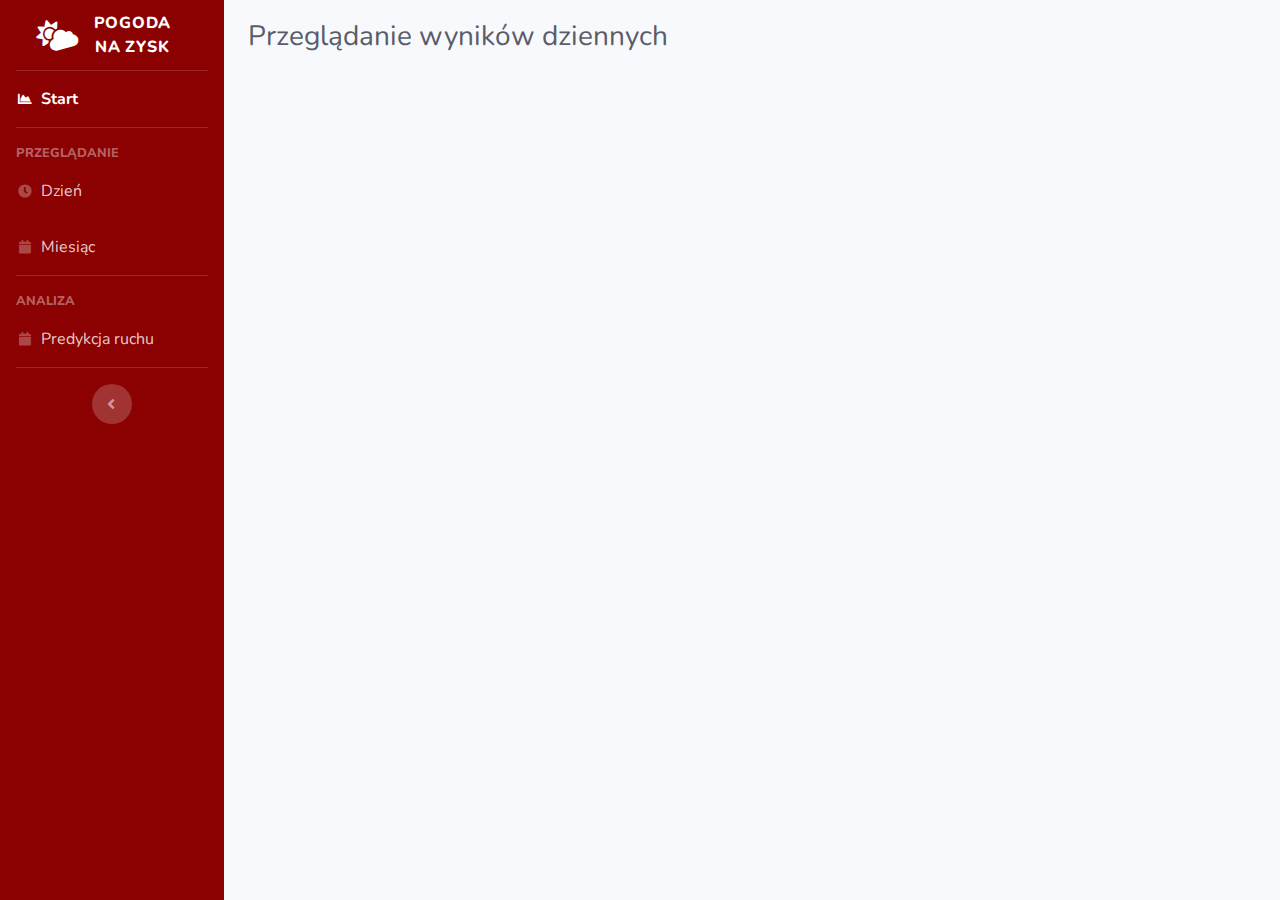
<file: frontend/index.html>
<!DOCTYPE html>
<html lang="en">

<head>

  <meta charset="utf-8">
  <meta http-equiv="X-UA-Compatible" content="IE=edge">
  <meta name="viewport" content="width=device-width, initial-scale=1, shrink-to-fit=no">
  <meta name="description" content="">
  <meta name="author" content="">

  <title>Pogoda na zysk</title>

  <!-- Custom fonts for this template-->
  <link href="vendor/fontawesome-free/css/all.min.css" rel="stylesheet" type="text/css">
  <link href="https://fonts.googleapis.com/css?family=Nunito:200,200i,300,300i,400,400i,600,600i,700,700i,800,800i,900,900i" rel="stylesheet">

  <!-- Custom styles for this template-->
  <link href="css/sb-admin-2.min.css" rel="stylesheet">
  <link href="css/pekao-red.css" rel="stylesheet">
</head>

<body id="page-top">

  <!-- Page Wrapper -->
  <div id="wrapper">

    <!-- Sidebar -->
    <ul class="navbar-nav sidebar sidebar-dark accordion bg-primary" id="accordionSidebar">

      <!-- Sidebar - Brand -->
      <a class="sidebar-brand d-flex align-items-center justify-content-center" href="index.html">
        <div class="sidebar-brand-icon rotate-n-15">
          <i class="fas fa-cloud-sun"></i>
        </div>
        <div class="sidebar-brand-text mx-3">Pogoda<br>na zysk</div>
      </a>

      <!-- Divider -->
      <hr class="sidebar-divider my-0">

      <!-- Nav Item - Dashboard -->
      <li class="nav-item active">
        <a class="nav-link" href="index.html">
          <i class="fas fa-fw fa-chart-area"></i>
          <span>Start</span></a>
      </li>

      <!-- Divider -->
      <hr class="sidebar-divider">

      <!-- Heading -->
      <div class="sidebar-heading">
        Przeglądanie
      </div>

      <!-- Nav Item - Pages Collapse Menu -->
      <li class="nav-item">
        <a class="nav-link" href="day.html">
          <i class="fas fa-fw fa-clock"></i>
          <span>Dzień</span></a>
      </li>

      <!-- Nav Item - Utilities Collapse Menu -->
      <li class="nav-item">
        <a class="nav-link" href="month.html">
          <i class="fas fa-fw fa-calendar"></i>
          <span>Miesiąc</span></a>
      </li>

      <!-- Divider -->
      <hr class="sidebar-divider">

      <!-- Heading -->
      <div class="sidebar-heading">
        Analiza
      </div>

      <!-- Nav Item - Pages Collapse Menu -->
      <li class="nav-item">
        <a class="nav-link" href="predict.html">
          <i class="fas fa-fw fa-calendar"></i>
          <span>Predykcja ruchu</span></a>
      </li>

      <!-- Divider -->
      <hr class="sidebar-divider d-none d-md-block">

      <!-- Sidebar Toggler (Sidebar) -->
      <div class="text-center d-none d-md-inline">
        <button class="rounded-circle border-0" id="sidebarToggle"></button>
      </div>

    </ul>
    <!-- End of Sidebar -->

    <!-- Content Wrapper -->
    <div id="content-wrapper" class="d-flex flex-column">

      <!-- Main Content -->
      <div id="content">

        <!-- Topbar -->
        <nav class="navbar ">
        </nav>
        <!-- End of Topbar -->

        <!-- Begin Page Content -->
        <div class="container-fluid mt-1 ">

          <!-- Page Heading -->
          <div class="d-sm-flex align-items-center justify-content-between mb-4">
              <h1 class="h3 mb-0 text-gray-800">Przeglądanie wyników dziennych</h1>
          </div>

          <!-- Content Row -->
          <div class="row">

            <!-- Earnings (Monthly) Card Example -->
              <div id="carouselExampleSlidesOnly" class="carousel slide" data-ride="carousel">
                  <div class="carousel-inner">
                    <div class="carousel-item">
                      <img src="background.jpg" alt="...">
                      <div class="carousel-caption d-none d-md-block">
                        <h5>Pogoda... na zysk!</h5>
                        <p>Twój pomocnik w biznesie</p>
                      </div>
                    </div>
                    <div class="carousel-item">
                        <img src="background.jpg" alt="...">
                        <div class="carousel-caption d-none d-md-block">
                          <h5>Pogoda... na zysk!</h5>
                          <p>Twój pomocnik w biznesie</p>
                        </div>
                      </div>
                  </div>
              </div>


        </div>
        <!-- /.container-fluid -->

      </div>
      <!-- End of Main Content -->


    </div>
    <!-- End of Content Wrapper -->

  </div>
  <!-- End of Page Wrapper -->

  <!-- Scroll to Top Button-->
  <a class="scroll-to-top rounded" href="#page-top">
    <i class="fas fa-angle-up"></i>
  </a>

  <!-- Logout Modal-->
  <div class="modal fade" id="logoutModal" tabindex="-1" role="dialog" aria-labelledby="exampleModalLabel" aria-hidden="true">
    <div class="modal-dialog" role="document">
      <div class="modal-content">
        <div class="modal-header">
          <h5 class="modal-title" id="exampleModalLabel">Ready to Leave?</h5>
          <button class="close" type="button" data-dismiss="modal" aria-label="Close">
            <span aria-hidden="true">×</span>
          </button>
        </div>
        <div class="modal-body">Select "Logout" below if you are ready to end your current session.</div>
        <div class="modal-footer">
          <button class="btn btn-secondary" type="button" data-dismiss="modal">Cancel</button>
          <a class="btn btn-primary" href="login.html">Logout</a>
        </div>
      </div>
    </div>
  </div>

  <!-- Bootstrap core JavaScript-->
  <script src="vendor/jquery/jquery.min.js"></script>
  <script src="vendor/bootstrap/js/bootstrap.bundle.min.js"></script>

  <!-- Core plugin JavaScript-->
  <script src="vendor/jquery-easing/jquery.easing.min.js"></script>

  <!-- Custom scripts for all pages-->
  <script src="js/sb-admin-2.min.js"></script>

  <!-- Page level plugins -->
  <script src="vendor/chart.js/Chart.min.js"></script>


  
  <!-- Page level custom scripts -->
  <script src="js/demo/chart-functions.js"></script>
  <script src="js/demo/chart-average.js"></script>
  <script src="js/demo/chart-pie-demo.js"></script>

</body>

</html>
</file>
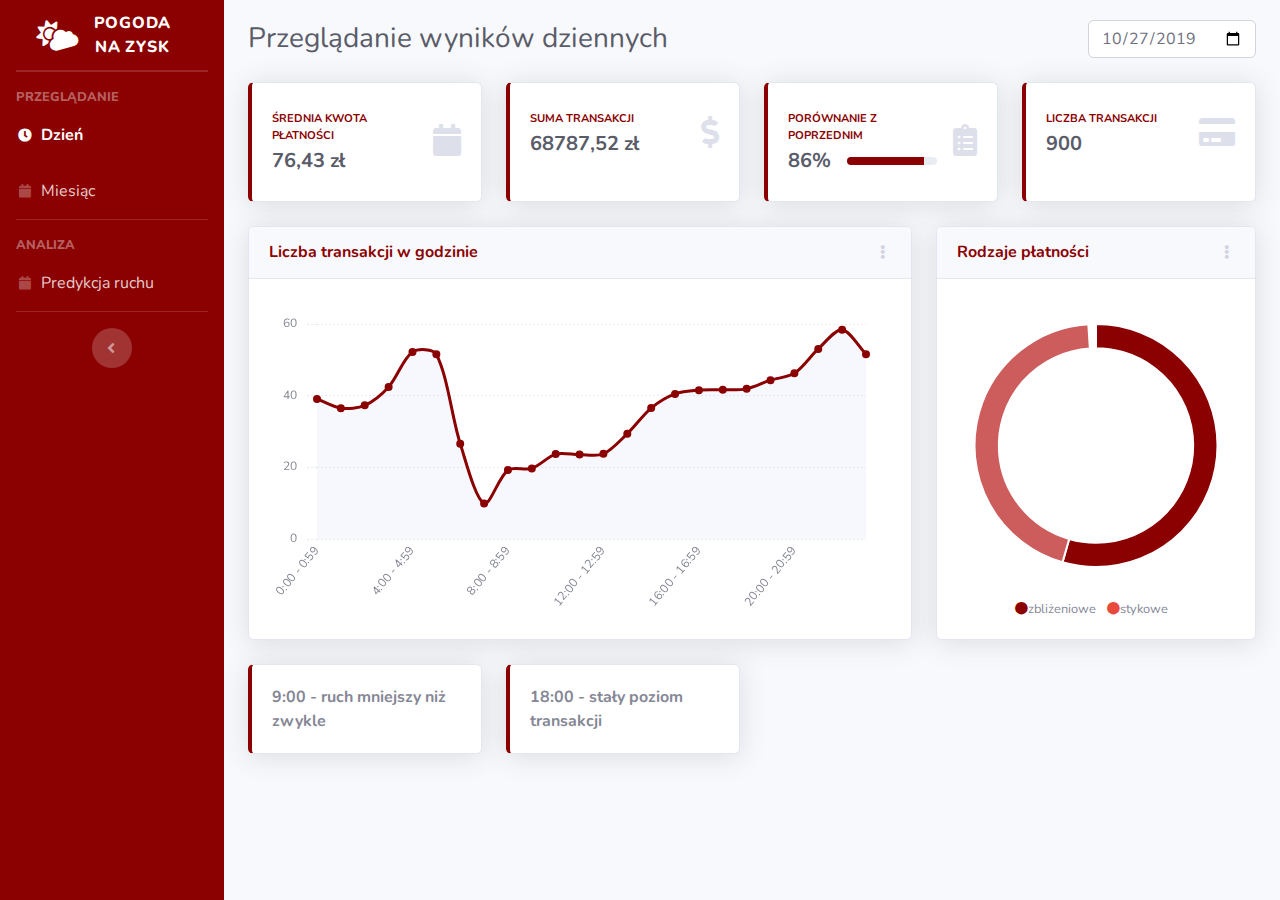
<file: frontend/day.html>
<!DOCTYPE html>
<html lang="en">

<head>

  <meta charset="utf-8">
  <meta http-equiv="X-UA-Compatible" content="IE=edge">
  <meta name="viewport" content="width=device-width, initial-scale=1, shrink-to-fit=no">
  <meta name="description" content="">
  <meta name="author" content="">

  <title>Pogoda na zysk</title>

  <!-- Custom fonts for this template-->
  <link href="vendor/fontawesome-free/css/all.min.css" rel="stylesheet" type="text/css">
  <link href="https://fonts.googleapis.com/css?family=Nunito:200,200i,300,300i,400,400i,600,600i,700,700i,800,800i,900,900i" rel="stylesheet">

  <!-- Custom styles for this template-->
  <link href="css/sb-admin-2.min.css" rel="stylesheet">
  <link href="css/pekao-red.css" rel="stylesheet">
</head>

<body id="page-top">

  <!-- Page Wrapper -->
  <div id="wrapper">

    <!-- Sidebar -->
    <ul class="navbar-nav sidebar sidebar-dark accordion bg-primary" id="accordionSidebar">

      <!-- Sidebar - Brand -->
      <a class="sidebar-brand d-flex align-items-center justify-content-center" href="index.html">
        <div class="sidebar-brand-icon rotate-n-15">
          <i class="fas fa-cloud-sun"></i>
        </div>
        <div class="sidebar-brand-text mx-3">Pogoda<br>na zysk</div>
      </a>

      <!-- Divider -->
      <hr class="sidebar-divider my-0">

      <!-- Nav Item - Dashboard -->
      <!--<li class="nav-item">
        <a class="nav-link" href="index.html">
          <i class="fas fa-fw fa-chart-area"></i>
          <span>Start</span></a>
      </li> -->

      <!-- Divider -->
      <hr class="sidebar-divider">

      <!-- Heading -->
      <div class="sidebar-heading">
        Przeglądanie
      </div>

      <!-- Nav Item - Pages Collapse Menu -->
      <li class="nav-item active">
        <a class="nav-link" href="day.html">
          <i class="fas fa-fw fa-clock"></i>
          <span>Dzień</span></a>
      </li>

      <!-- Nav Item - Utilities Collapse Menu -->
      <li class="nav-item">
        <a class="nav-link" href="month.html">
          <i class="fas fa-fw fa-calendar"></i>
          <span>Miesiąc</span></a>
      </li>

      <!-- Divider -->
      <hr class="sidebar-divider">

      <!-- Heading -->
      <div class="sidebar-heading">
        Analiza
      </div>

      <!-- Nav Item - Pages Collapse Menu -->
      <li class="nav-item">
        <a class="nav-link" href="predict.html">
          <i class="fas fa-fw fa-calendar"></i>
          <span>Predykcja ruchu</span></a>
      </li>

      <!-- Divider -->
      <hr class="sidebar-divider d-none d-md-block">

      <!-- Sidebar Toggler (Sidebar) -->
      <div class="text-center d-none d-md-inline">
        <button class="rounded-circle border-0" id="sidebarToggle"></button>
      </div>

    </ul>
    <!-- End of Sidebar -->

    <!-- Content Wrapper -->
    <div id="content-wrapper" class="d-flex flex-column">

      <!-- Main Content -->
      <div id="content">

        <!-- Topbar -->
        <nav class="navbar ">
        </nav>
        <!-- End of Topbar -->

        <!-- Begin Page Content -->
        <div class="container-fluid mt-1 ">

          <!-- Page Heading -->
          <div class="d-sm-flex align-items-center justify-content-between mb-4">
            <h1 class="h3 mb-0 text-gray-800">Przeglądanie wyników dziennych</h1>
            <input class="col-xl-2 col-md-6 col-6 form-control" type="date" value="2019-10-27" id="example-date-input">
          </div>

          <!-- Content Row -->
          <div class="row">

            <!-- Earnings (Monthly) Card Example -->
            <div class="col-xl-3 col-md-6 mb-4">
              <div class="card border-left-primary shadow h-100 py-2">
                <div class="card-body">
                  <div class="row no-gutters align-items-center">
                      <div class="col mr-2">
                        <div class="text-xs font-weight-bold text-primary text-uppercase mb-1">Średnia kwota płatności</div>
                        <div class="h5 mb-0 font-weight-bold text-gray-800">76,43 zł</div>
                      </div>
                    <div class="col-auto">
                      <i class="fas fa-calendar fa-2x text-gray-300"></i>
                    </div>
                  </div>
                </div>
              </div>
            </div>

            <!-- Earnings (Monthly) Card Example -->
            <div class="col-xl-3 col-md-6 mb-4">
              <div class="card border-left-primary shadow h-100 py-2">
                <div class="card-body">
                  <div class="row no-gutters align-items-center">
                    <div class="col mr-2">
                      <div class="text-xs font-weight-bold text-primary text-uppercase mb-1">Suma transakcji</div>
                      <div class="h5 mb-0 font-weight-bold text-gray-800">68787,52 zł</div>
                    </div>
                    <div class="col-auto">
                      <i class="fas fa-dollar-sign fa-2x text-gray-300"></i>
                    </div>
                  </div>
                </div>
              </div>
            </div>

            <!-- Earnings (Monthly) Card Example -->
            <div class="col-xl-3 col-md-6 mb-4">
              <div class="card border-left-primary shadow h-100 py-2">
                <div class="card-body">
                  <div class="row no-gutters align-items-center">
                    <div class="col mr-2">
                      <div class="text-xs font-weight-bold text-primary text-uppercase mb-1">Porównanie z poprzednim</div>
                      <div class="row no-gutters align-items-center">
                        <div class="col-auto">
                          <div class="h5 mb-0 mr-3 font-weight-bold text-gray-800">86%</div>
                        </div>
                        <div class="col">
                          <div class="progress progress-sm mr-2">
                              <div class="progress-bar bg-primary" role="progressbar" style="width: 86%" aria-valuenow="50" aria-valuemin="0" aria-valuemax="100"></div>
                            </div>
                        </div>
                      </div>
                    </div>
                    <div class="col-auto">
                      <i class="fas fa-clipboard-list fa-2x text-gray-300"></i>
                    </div>
                  </div>
                </div>
              </div>
            </div>

            <!-- Pending Requests Card Example -->
            <div class="col-xl-3 col-md-6 mb-4">
              <div class="card border-left-primary shadow h-100 py-2">
                <div class="card-body">
                  <div class="row no-gutters align-items-center">
                    <div class="col mr-2">
                      <div class="text-xs font-weight-bold text-primary text-uppercase mb-1">Liczba transakcji</div>
                      <div class="h5 mb-0 font-weight-bold text-gray-800">900</div>
                    </div>
                    <div class="col-auto">
                      <i class="fas fa-credit-card fa-2x text-gray-300"></i>
                    </div>
                  </div>
                </div>
              </div>
            </div>
          </div>

          <!-- Content Row -->

          <div class="row">

            <!-- Area Chart -->
            <div class="col-xl-8 col-lg-7">
              <div class="card shadow mb-4">
                <!-- Card Header - Dropdown -->
                <div class="card-header py-3 d-flex flex-row align-items-center justify-content-between">
                  <h6 class="m-0 font-weight-bold text-primary">Liczba transakcji w godzinie</h6>
                  <div class="dropdown no-arrow">
                    <a class="dropdown-toggle" href="#" role="button" id="dropdownMenuLink" data-toggle="dropdown" aria-haspopup="true" aria-expanded="false">
                      <i class="fas fa-ellipsis-v fa-sm fa-fw text-gray-400"></i>
                    </a>
                    <div class="dropdown-menu dropdown-menu-right shadow animated--fade-in" aria-labelledby="dropdownMenuLink">
                      <div class="dropdown-header">Dropdown Header:</div>
                      <a class="dropdown-item" href="#">Action</a>
                      <a class="dropdown-item" href="#">Another action</a>
                      <div class="dropdown-divider"></div>
                      <a class="dropdown-item" href="#">Something else here</a>
                    </div>
                  </div>
                </div>
                <!-- Card Body -->
                <div class="card-body">
                  <div class="chart-area">
                    <canvas id="myAreaChart"></canvas>
                  </div>
                </div>
              </div>
            </div>

            <!-- Pie Chart -->
            <div class="col-xl-4 col-lg-5">
              <div class="card shadow mb-4">
                <!-- Card Header - Dropdown -->
                <div class="card-header py-3 d-flex flex-row align-items-center justify-content-between">
                  <h6 class="m-0 font-weight-bold text-primary">Rodzaje płatności</h6>
                  <div class="dropdown no-arrow">
                    <a class="dropdown-toggle" href="#" role="button" id="dropdownMenuLink" data-toggle="dropdown" aria-haspopup="true" aria-expanded="false">
                      <i class="fas fa-ellipsis-v fa-sm fa-fw text-gray-400"></i>
                    </a>
                    <div class="dropdown-menu dropdown-menu-right shadow animated--fade-in" aria-labelledby="dropdownMenuLink">
                      <div class="dropdown-header">Dropdown Header:</div>
                      <a class="dropdown-item" href="#">Action</a>
                      <a class="dropdown-item" href="#">Another action</a>
                      <div class="dropdown-divider"></div>
                      <a class="dropdown-item" href="#">Something else here</a>
                    </div>
                  </div>
                </div>
                <!-- Card Body -->
                <div class="card-body">
                  <div class="chart-pie pt-4 pb-2">
                    <canvas id="myPieChart"></canvas>
                  </div>
                  <div class="mt-4 text-center small">
                    <span class="mr-2">
                      <i class="fas fa-circle text-primary"></i>zbliżeniowe
                    </span>
                    <span class="mr-2">
                      <i class="fas fa-circle text-danger"></i>stykowe
                    </span>
                  </div>
                </div>
              </div>
            </div>
          </div>

          <!-- Content Row -->
          <div class="row">

            <!-- Content Column -->
            <div class="col-lg-12 mb-12">

              <!-- Color System -->
              <div class="row">


                <div class="col-lg-3 mb-4">
                    <div class="border-left-primary card shadow">
                    <div class="card-body font-weight-bold">
                      9:00 - ruch mniejszy niż zwykle                    </div>
                  </div>
                </div>
         
                <div class="col-lg-3 mb-4">
                    <div class="border-left-primary card shadow">
                    <div class="card-body font-weight-bold">
                      18:00 - stały poziom transakcji
                    </div>
                  </div>
                </div>

              </div>
            </div>
          </div>

        </div>
        <!-- /.container-fluid -->

      </div>
      <!-- End of Main Content -->


    </div>
    <!-- End of Content Wrapper -->

  </div>
  <!-- End of Page Wrapper -->

  <!-- Scroll to Top Button-->
  <a class="scroll-to-top rounded" href="#page-top">
    <i class="fas fa-angle-up"></i>
  </a>

  <!-- Logout Modal-->
  <div class="modal fade" id="logoutModal" tabindex="-1" role="dialog" aria-labelledby="exampleModalLabel" aria-hidden="true">
    <div class="modal-dialog" role="document">
      <div class="modal-content">
        <div class="modal-header">
          <h5 class="modal-title" id="exampleModalLabel">Ready to Leave?</h5>
          <button class="close" type="button" data-dismiss="modal" aria-label="Close">
            <span aria-hidden="true">×</span>
          </button>
        </div>
        <div class="modal-body">Select "Logout" below if you are ready to end your current session.</div>
        <div class="modal-footer">
          <button class="btn btn-secondary" type="button" data-dismiss="modal">Cancel</button>
          <a class="btn btn-primary" href="login.html">Logout</a>
        </div>
      </div>
    </div>
  </div>

  <!-- Bootstrap core JavaScript-->
  <script src="vendor/jquery/jquery.min.js"></script>
  <script src="vendor/bootstrap/js/bootstrap.bundle.min.js"></script>

  <!-- Core plugin JavaScript-->
  <script src="vendor/jquery-easing/jquery.easing.min.js"></script>

  <!-- Custom scripts for all pages-->
  <script src="js/sb-admin-2.min.js"></script>

  <!-- Page level plugins -->
  <script src="vendor/chart.js/Chart.min.js"></script>


  
  <!-- Page level custom scripts -->
  <script src="js/demo/chart-functions.js"></script>
  <script src="js/demo/chart-average.js"></script>
  <script src="js/demo/chart-pie-demo.js"></script>

</body>

</html>
</file>
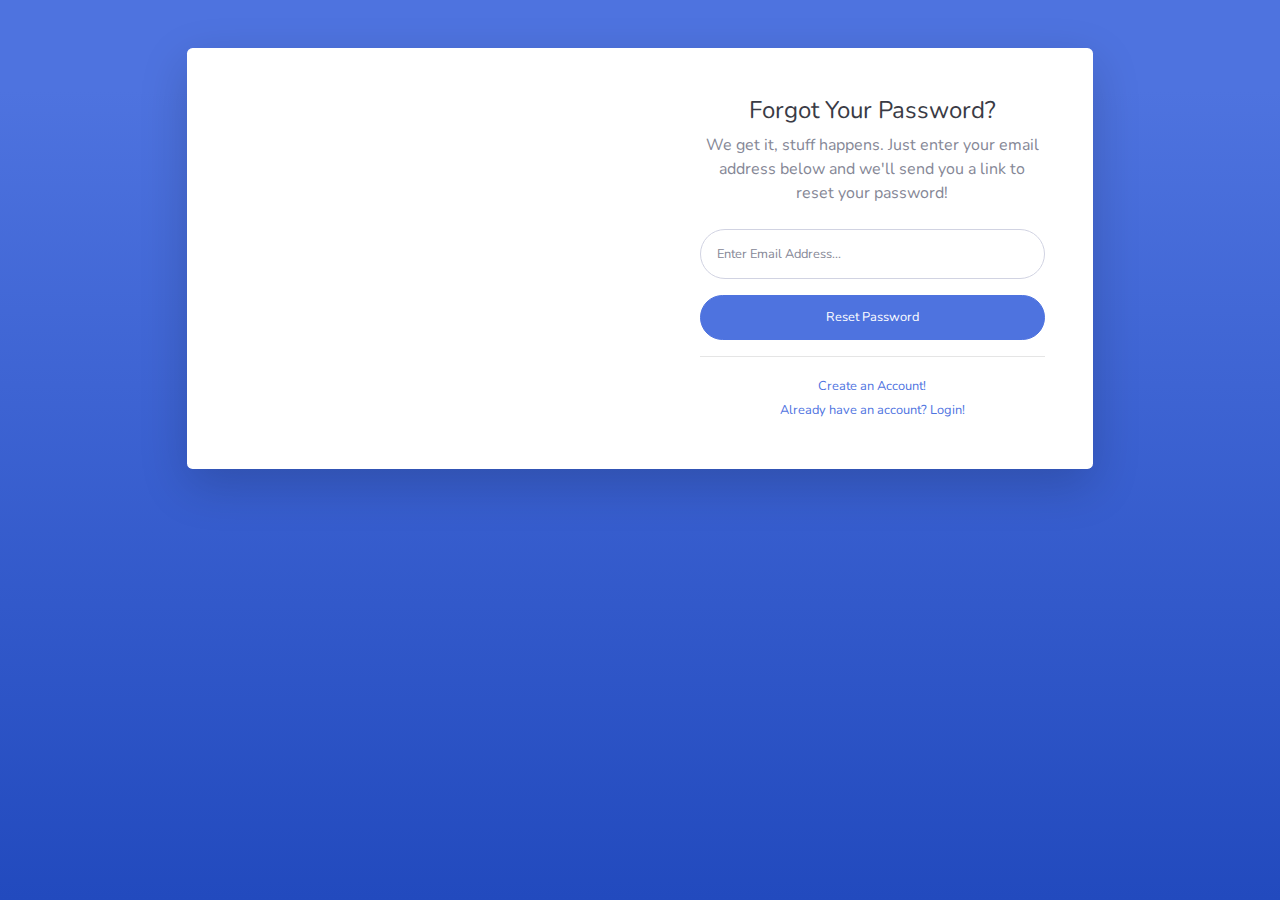
<file: frontend/forgot-password.html>
<!DOCTYPE html>
<html lang="en">

<head>

  <meta charset="utf-8">
  <meta http-equiv="X-UA-Compatible" content="IE=edge">
  <meta name="viewport" content="width=device-width, initial-scale=1, shrink-to-fit=no">
  <meta name="description" content="">
  <meta name="author" content="">

  <title>SB Admin 2 - Forgot Password</title>

  <!-- Custom fonts for this template-->
  <link href="vendor/fontawesome-free/css/all.min.css" rel="stylesheet" type="text/css">
  <link href="https://fonts.googleapis.com/css?family=Nunito:200,200i,300,300i,400,400i,600,600i,700,700i,800,800i,900,900i" rel="stylesheet">

  <!-- Custom styles for this template-->
  <link href="css/sb-admin-2.min.css" rel="stylesheet">

</head>

<body class="bg-gradient-primary">

  <div class="container">

    <!-- Outer Row -->
    <div class="row justify-content-center">

      <div class="col-xl-10 col-lg-12 col-md-9">

        <div class="card o-hidden border-0 shadow-lg my-5">
          <div class="card-body p-0">
            <!-- Nested Row within Card Body -->
            <div class="row">
              <div class="col-lg-6 d-none d-lg-block bg-password-image"></div>
              <div class="col-lg-6">
                <div class="p-5">
                  <div class="text-center">
                    <h1 class="h4 text-gray-900 mb-2">Forgot Your Password?</h1>
                    <p class="mb-4">We get it, stuff happens. Just enter your email address below and we'll send you a link to reset your password!</p>
                  </div>
                  <form class="user">
                    <div class="form-group">
                      <input type="email" class="form-control form-control-user" id="exampleInputEmail" aria-describedby="emailHelp" placeholder="Enter Email Address...">
                    </div>
                    <a href="login.html" class="btn btn-primary btn-user btn-block">
                      Reset Password
                    </a>
                  </form>
                  <hr>
                  <div class="text-center">
                    <a class="small" href="register.html">Create an Account!</a>
                  </div>
                  <div class="text-center">
                    <a class="small" href="login.html">Already have an account? Login!</a>
                  </div>
                </div>
              </div>
            </div>
          </div>
        </div>

      </div>

    </div>

  </div>

  <!-- Bootstrap core JavaScript-->
  <script src="vendor/jquery/jquery.min.js"></script>
  <script src="vendor/bootstrap/js/bootstrap.bundle.min.js"></script>

  <!-- Core plugin JavaScript-->
  <script src="vendor/jquery-easing/jquery.easing.min.js"></script>

  <!-- Custom scripts for all pages-->
  <script src="js/sb-admin-2.min.js"></script>

</body>

</html>
</file>
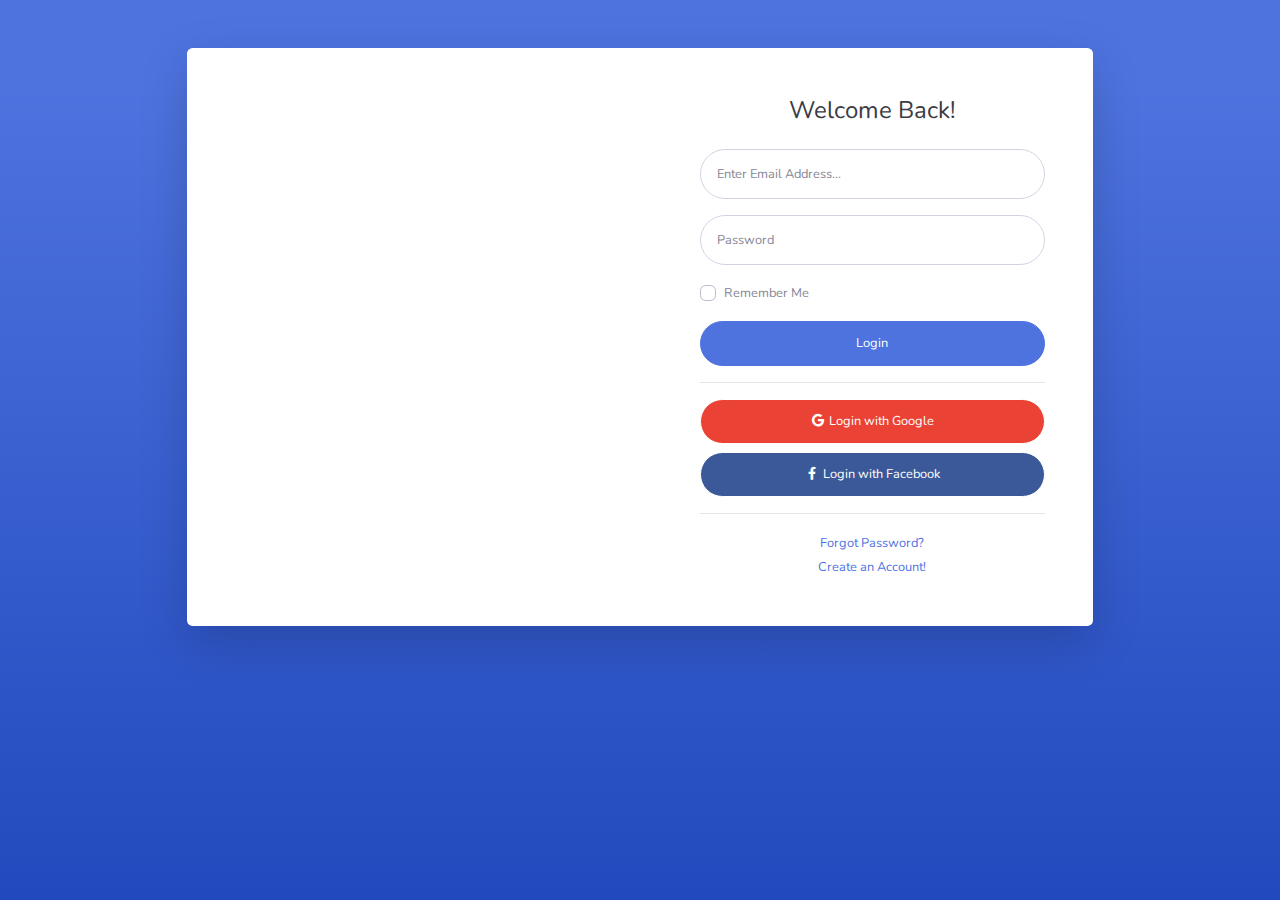
<file: frontend/login.html>
<!DOCTYPE html>
<html lang="en">

<head>

  <meta charset="utf-8">
  <meta http-equiv="X-UA-Compatible" content="IE=edge">
  <meta name="viewport" content="width=device-width, initial-scale=1, shrink-to-fit=no">
  <meta name="description" content="">
  <meta name="author" content="">

  <title>SB Admin 2 - Login</title>

  <!-- Custom fonts for this template-->
  <link href="vendor/fontawesome-free/css/all.min.css" rel="stylesheet" type="text/css">
  <link href="https://fonts.googleapis.com/css?family=Nunito:200,200i,300,300i,400,400i,600,600i,700,700i,800,800i,900,900i" rel="stylesheet">

  <!-- Custom styles for this template-->
  <link href="css/sb-admin-2.min.css" rel="stylesheet">

</head>

<body class="bg-gradient-primary">

  <div class="container">

    <!-- Outer Row -->
    <div class="row justify-content-center">

      <div class="col-xl-10 col-lg-12 col-md-9">

        <div class="card o-hidden border-0 shadow-lg my-5">
          <div class="card-body p-0">
            <!-- Nested Row within Card Body -->
            <div class="row">
              <div class="col-lg-6 d-none d-lg-block bg-login-image"></div>
              <div class="col-lg-6">
                <div class="p-5">
                  <div class="text-center">
                    <h1 class="h4 text-gray-900 mb-4">Welcome Back!</h1>
                  </div>
                  <form class="user">
                    <div class="form-group">
                      <input type="email" class="form-control form-control-user" id="exampleInputEmail" aria-describedby="emailHelp" placeholder="Enter Email Address...">
                    </div>
                    <div class="form-group">
                      <input type="password" class="form-control form-control-user" id="exampleInputPassword" placeholder="Password">
                    </div>
                    <div class="form-group">
                      <div class="custom-control custom-checkbox small">
                        <input type="checkbox" class="custom-control-input" id="customCheck">
                        <label class="custom-control-label" for="customCheck">Remember Me</label>
                      </div>
                    </div>
                    <a href="index.html" class="btn btn-primary btn-user btn-block">
                      Login
                    </a>
                    <hr>
                    <a href="index.html" class="btn btn-google btn-user btn-block">
                      <i class="fab fa-google fa-fw"></i> Login with Google
                    </a>
                    <a href="index.html" class="btn btn-facebook btn-user btn-block">
                      <i class="fab fa-facebook-f fa-fw"></i> Login with Facebook
                    </a>
                  </form>
                  <hr>
                  <div class="text-center">
                    <a class="small" href="forgot-password.html">Forgot Password?</a>
                  </div>
                  <div class="text-center">
                    <a class="small" href="register.html">Create an Account!</a>
                  </div>
                </div>
              </div>
            </div>
          </div>
        </div>

      </div>

    </div>

  </div>

  <!-- Bootstrap core JavaScript-->
  <script src="vendor/jquery/jquery.min.js"></script>
  <script src="vendor/bootstrap/js/bootstrap.bundle.min.js"></script>

  <!-- Core plugin JavaScript-->
  <script src="vendor/jquery-easing/jquery.easing.min.js"></script>

  <!-- Custom scripts for all pages-->
  <script src="js/sb-admin-2.min.js"></script>

</body>

</html>
</file>
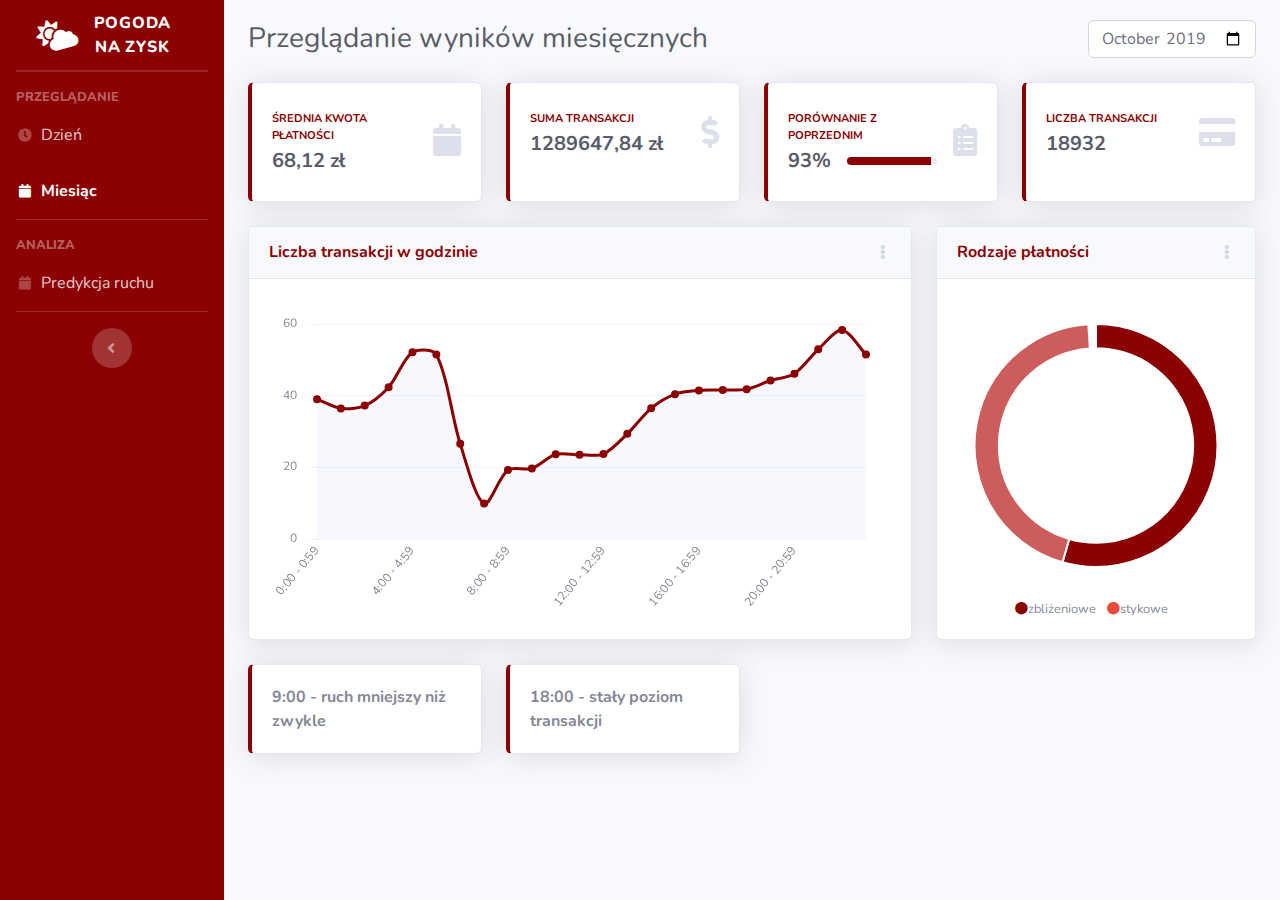
<file: frontend/month.html>
<!DOCTYPE html>
<html lang="en">

<head>

  <meta charset="utf-8">
  <meta http-equiv="X-UA-Compatible" content="IE=edge">
  <meta name="viewport" content="width=device-width, initial-scale=1, shrink-to-fit=no">
  <meta name="description" content="">
  <meta name="author" content="">

  <title>Pogoda na zysk</title>

  <!-- Custom fonts for this template-->
  <link href="vendor/fontawesome-free/css/all.min.css" rel="stylesheet" type="text/css">
  <link href="https://fonts.googleapis.com/css?family=Nunito:200,200i,300,300i,400,400i,600,600i,700,700i,800,800i,900,900i" rel="stylesheet">

  <!-- Custom styles for this template-->
  <link href="css/sb-admin-2.min.css" rel="stylesheet">
  <link href="css/pekao-red.css" rel="stylesheet">
</head>

<body id="page-top">

  <!-- Page Wrapper -->
  <div id="wrapper">

    <!-- Sidebar -->
    <ul class="navbar-nav sidebar sidebar-dark accordion bg-primary" id="accordionSidebar">

      <!-- Sidebar - Brand -->
      <a class="sidebar-brand d-flex align-items-center justify-content-center" href="index.html">
        <div class="sidebar-brand-icon rotate-n-15">
          <i class="fas fa-cloud-sun"></i>
        </div>
        <div class="sidebar-brand-text mx-3">Pogoda<br>na zysk</div>
      </a>

      <!-- Divider -->
      <hr class="sidebar-divider my-0">

      <!-- Nav Item - Dashboard -->
      <!-- <li class="nav-item">
        <a class="nav-link" href="index.html">
          <i class="fas fa-fw fa-chart-area"></i>
          <span>Start</span></a>
      </li> -->

      <!-- Divider -->
      <hr class="sidebar-divider">

      <!-- Heading -->
      <div class="sidebar-heading">
        Przeglądanie
      </div>

      <!-- Nav Item - Pages Collapse Menu -->
      <li class="nav-item ">
        <a class="nav-link" href="day.html">
          <i class="fas fa-fw fa-clock"></i>
          <span>Dzień</span></a>
      </li>

      <!-- Nav Item - Utilities Collapse Menu -->
      <li class="nav-item active">
        <a class="nav-link" href="month.html">
          <i class="fas fa-fw fa-calendar"></i>
          <span>Miesiąc</span></a>
      </li>

      <!-- Divider -->
      <hr class="sidebar-divider">

      <!-- Heading -->
      <div class="sidebar-heading">
        Analiza
      </div>

      <!-- Nav Item - Pages Collapse Menu -->
      <li class="nav-item">
        <a class="nav-link" href="predict.html">
          <i class="fas fa-fw fa-calendar"></i>
          <span>Predykcja ruchu</span></a>
      </li>

      <!-- Divider -->
      <hr class="sidebar-divider d-none d-md-block">

      <!-- Sidebar Toggler (Sidebar) -->
      <div class="text-center d-none d-md-inline">
        <button class="rounded-circle border-0" id="sidebarToggle"></button>
      </div>

    </ul>
    <!-- End of Sidebar -->

    <!-- Content Wrapper -->
    <div id="content-wrapper" class="d-flex flex-column">

      <!-- Main Content -->
      <div id="content">

        <!-- Topbar -->
        <nav class="navbar ">
        </nav>
        <!-- End of Topbar -->

        <!-- Begin Page Content -->
        <div class="container-fluid mt-1 ">

          <!-- Page Heading -->
          <div class="d-sm-flex align-items-center justify-content-between mb-4">
            <h1 class="h3 mb-0 text-gray-800">Przeglądanie wyników miesięcznych</h1>
            <input class="col-xl-2 col-md-6 col-6 form-control" type="month" value="2019-10" id="example-date-input">
          </div>

          <!-- Content Row -->
          <div class="row">

            <!-- Earnings (Monthly) Card Example -->
            <div class="col-xl-3 col-md-6 mb-4">
              <div class="card border-left-primary shadow h-100 py-2">
                <div class="card-body">
                  <div class="row no-gutters align-items-center">
                      <div class="col mr-2">
                        <div class="text-xs font-weight-bold text-primary text-uppercase mb-1">Średnia kwota płatności</div>
                        <div class="h5 mb-0 font-weight-bold text-gray-800">68,12 zł</div>
                      </div>
                    <div class="col-auto">
                      <i class="fas fa-calendar fa-2x text-gray-300"></i>
                    </div>
                  </div>
                </div>
              </div>
            </div>

            <!-- Earnings (Monthly) Card Example -->
            <div class="col-xl-3 col-md-6 mb-4">
              <div class="card border-left-primary shadow h-100 py-2">
                <div class="card-body">
                  <div class="row no-gutters align-items-center">
                    <div class="col mr-2">
                      <div class="text-xs font-weight-bold text-primary text-uppercase mb-1">Suma transakcji</div>
                      <div class="h5 mb-0 font-weight-bold text-gray-800">1289647,84 zł</div>
                    </div>
                    <div class="col-auto">
                      <i class="fas fa-dollar-sign fa-2x text-gray-300"></i>
                    </div>
                  </div>
                </div>
              </div>
            </div>

            <!-- Earnings (Monthly) Card Example -->
            <div class="col-xl-3 col-md-6 mb-4">
              <div class="card border-left-primary shadow h-100 py-2">
                <div class="card-body">
                  <div class="row no-gutters align-items-center">
                    <div class="col mr-2">
                      <div class="text-xs font-weight-bold text-primary text-uppercase mb-1">Porównanie z poprzednim</div>
                      <div class="row no-gutters align-items-center">
                        <div class="col-auto">
                          <div class="h5 mb-0 mr-3 font-weight-bold text-gray-800">93%</div>
                        </div>
                        <div class="col">
                          <div class="progress progress-sm mr-2">
                              <div class="progress-bar bg-primary" role="progressbar" style="width: 93%" aria-valuenow="50" aria-valuemin="0" aria-valuemax="100"></div>
                            </div>
                        </div>
                      </div>
                    </div>
                    <div class="col-auto">
                      <i class="fas fa-clipboard-list fa-2x text-gray-300"></i>
                    </div>
                  </div>
                </div>
              </div>
            </div>

            <!-- Pending Requests Card Example -->
            <div class="col-xl-3 col-md-6 mb-4">
              <div class="card border-left-primary shadow h-100 py-2">
                <div class="card-body">
                  <div class="row no-gutters align-items-center">
                    <div class="col mr-2">
                      <div class="text-xs font-weight-bold text-primary text-uppercase mb-1">Liczba transakcji</div>
                      <div class="h5 mb-0 font-weight-bold text-gray-800">18932</div>
                    </div>
                    <div class="col-auto">
                      <i class="fas fa-credit-card fa-2x text-gray-300"></i>
                    </div>
                  </div>
                </div>
              </div>
            </div>
          </div>

          <!-- Content Row -->

          <div class="row">

            <!-- Area Chart -->
            <div class="col-xl-8 col-lg-7">
              <div class="card shadow mb-4">
                <!-- Card Header - Dropdown -->
                <div class="card-header py-3 d-flex flex-row align-items-center justify-content-between">
                  <h6 class="m-0 font-weight-bold text-primary">Liczba transakcji w godzinie</h6>
                  <div class="dropdown no-arrow">
                    <a class="dropdown-toggle" href="#" role="button" id="dropdownMenuLink" data-toggle="dropdown" aria-haspopup="true" aria-expanded="false">
                      <i class="fas fa-ellipsis-v fa-sm fa-fw text-gray-400"></i>
                    </a>
                    <div class="dropdown-menu dropdown-menu-right shadow animated--fade-in" aria-labelledby="dropdownMenuLink">
                      <div class="dropdown-header">Dropdown Header:</div>
                      <a class="dropdown-item" href="#">Action</a>
                      <a class="dropdown-item" href="#">Another action</a>
                      <div class="dropdown-divider"></div>
                      <a class="dropdown-item" href="#">Something else here</a>
                    </div>
                  </div>
                </div>
                <!-- Card Body -->
                <div class="card-body">
                  <div class="chart-area">
                    <canvas id="myAreaChart"></canvas>
                  </div>
                </div>
              </div>
            </div>

            <!-- Pie Chart -->
            <div class="col-xl-4 col-lg-5">
              <div class="card shadow mb-4">
                <!-- Card Header - Dropdown -->
                <div class="card-header py-3 d-flex flex-row align-items-center justify-content-between">
                  <h6 class="m-0 font-weight-bold text-primary">Rodzaje płatności</h6>
                  <div class="dropdown no-arrow">
                    <a class="dropdown-toggle" href="#" role="button" id="dropdownMenuLink" data-toggle="dropdown" aria-haspopup="true" aria-expanded="false">
                      <i class="fas fa-ellipsis-v fa-sm fa-fw text-gray-400"></i>
                    </a>
                    <div class="dropdown-menu dropdown-menu-right shadow animated--fade-in" aria-labelledby="dropdownMenuLink">
                      <div class="dropdown-header">Dropdown Header:</div>
                      <a class="dropdown-item" href="#">Action</a>
                      <a class="dropdown-item" href="#">Another action</a>
                      <div class="dropdown-divider"></div>
                      <a class="dropdown-item" href="#">Something else here</a>
                    </div>
                  </div>
                </div>
                <!-- Card Body -->
                <div class="card-body">
                  <div class="chart-pie pt-4 pb-2">
                    <canvas id="myPieChart"></canvas>
                  </div>
                  <div class="mt-4 text-center small">
                    <span class="mr-2">
                      <i class="fas fa-circle text-primary"></i>zbliżeniowe
                    </span>
                    <span class="mr-2">
                      <i class="fas fa-circle text-danger"></i>stykowe
                    </span>
                  </div>
                </div>
              </div>
            </div>
          </div>

          <!-- Content Row -->
          <div class="row">

            <!-- Content Column -->
            <div class="col-lg-12 mb-12">

              <!-- Color System -->
              <div class="row">


                <div class="col-lg-3 mb-4">
                    <div class="border-left-primary card shadow">
                    <div class="card-body font-weight-bold">
                      9:00 - ruch mniejszy niż zwykle                    </div>
                  </div>
                </div>
         
                <div class="col-lg-3 mb-4">
                    <div class="border-left-primary card shadow">
                    <div class="card-body font-weight-bold">
                      18:00 - stały poziom transakcji
                    </div>
                  </div>
                </div>

              </div>
            </div>
          </div>

        </div>
        <!-- /.container-fluid -->

      </div>
      <!-- End of Main Content -->


    </div>
    <!-- End of Content Wrapper -->

  </div>
  <!-- End of Page Wrapper -->

  <!-- Scroll to Top Button-->
  <a class="scroll-to-top rounded" href="#page-top">
    <i class="fas fa-angle-up"></i>
  </a>

  <!-- Logout Modal-->
  <div class="modal fade" id="logoutModal" tabindex="-1" role="dialog" aria-labelledby="exampleModalLabel" aria-hidden="true">
    <div class="modal-dialog" role="document">
      <div class="modal-content">
        <div class="modal-header">
          <h5 class="modal-title" id="exampleModalLabel">Ready to Leave?</h5>
          <button class="close" type="button" data-dismiss="modal" aria-label="Close">
            <span aria-hidden="true">×</span>
          </button>
        </div>
        <div class="modal-body">Select "Logout" below if you are ready to end your current session.</div>
        <div class="modal-footer">
          <button class="btn btn-secondary" type="button" data-dismiss="modal">Cancel</button>
          <a class="btn btn-primary" href="login.html">Logout</a>
        </div>
      </div>
    </div>
  </div>

  <!-- Bootstrap core JavaScript-->
  <script src="vendor/jquery/jquery.min.js"></script>
  <script src="vendor/bootstrap/js/bootstrap.bundle.min.js"></script>

  <!-- Core plugin JavaScript-->
  <script src="vendor/jquery-easing/jquery.easing.min.js"></script>

  <!-- Custom scripts for all pages-->
  <script src="js/sb-admin-2.min.js"></script>

  <!-- Page level plugins -->
  <script src="vendor/chart.js/Chart.min.js"></script>


  
  <!-- Page level custom scripts -->
  <script src="js/demo/chart-functions.js"></script>
  <script src="js/demo/chart-average.js"></script>
  <script src="js/demo/chart-pie-demo.js"></script>

</body>

</html>
</file>
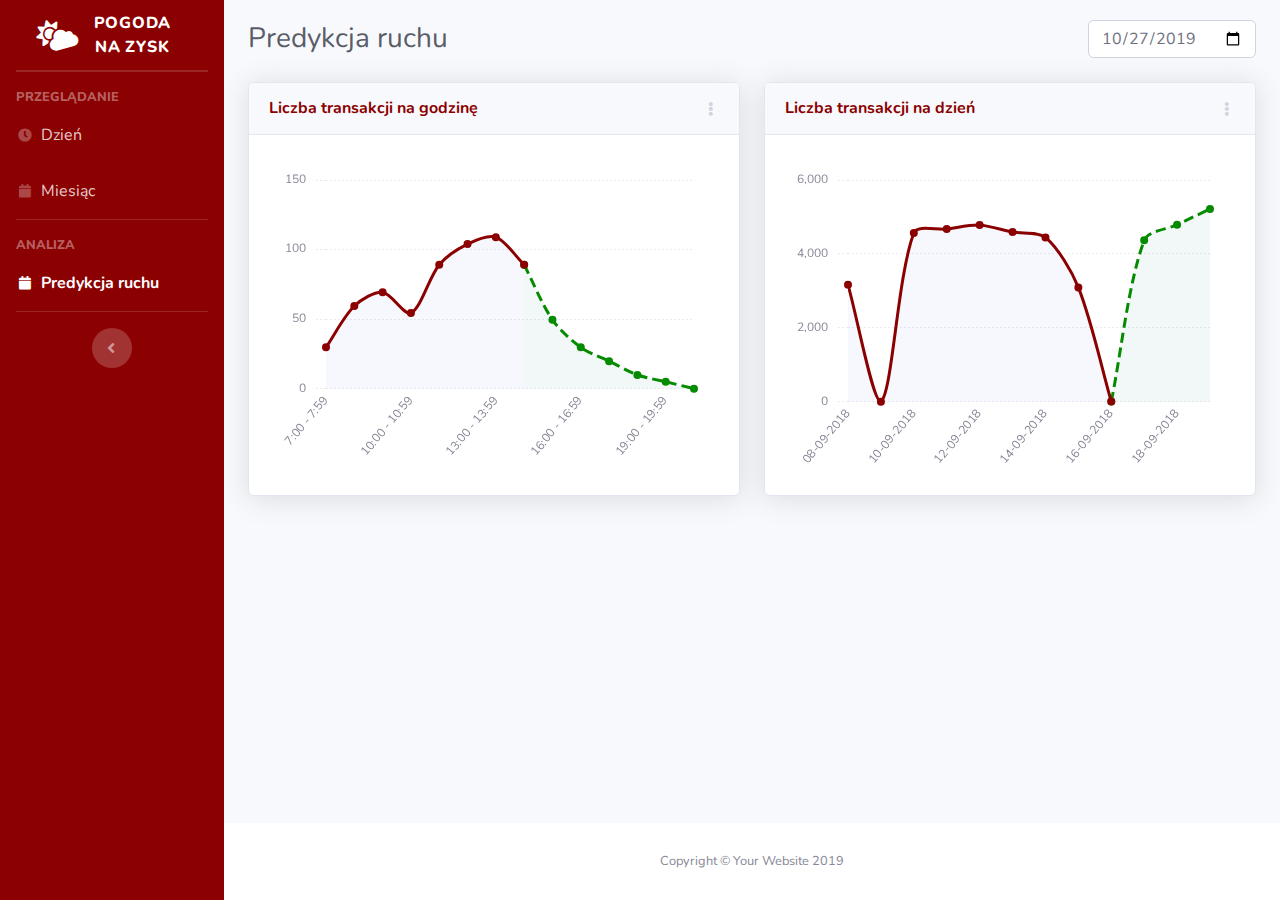
<file: frontend/predict.html>
<!DOCTYPE html>
<html lang="en">

<head>

  <meta charset="utf-8">
  <meta http-equiv="X-UA-Compatible" content="IE=edge">
  <meta name="viewport" content="width=device-width, initial-scale=1, shrink-to-fit=no">
  <meta name="description" content="">
  <meta name="author" content="">

  <title>SB Admin 2 - Dashboard</title>

  <!-- Custom fonts for this template-->
  <link href="vendor/fontawesome-free/css/all.min.css" rel="stylesheet" type="text/css">
  <link href="https://fonts.googleapis.com/css?family=Nunito:200,200i,300,300i,400,400i,600,600i,700,700i,800,800i,900,900i" rel="stylesheet">

  <!-- Custom styles for this template-->
  <link href="css/sb-admin-2.min.css" rel="stylesheet">
  <link href="css/pekao-red.css" rel="stylesheet">
</head>

<body id="page-top">

  <!-- Page Wrapper -->
  <div id="wrapper">


    <!-- Sidebar -->
    <ul class="navbar-nav sidebar sidebar-dark accordion bg-primary" id="accordionSidebar">

        <!-- Sidebar - Brand -->
        <a class="sidebar-brand d-flex align-items-center justify-content-center" href="index.html">
          <div class="sidebar-brand-icon rotate-n-15">
            <i class="fas fa-cloud-sun"></i>
          </div>
          <div class="sidebar-brand-text mx-3">Pogoda<br>na zysk</div>
        </a>
  
        <!-- Divider -->
        <hr class="sidebar-divider my-0">
  
        <!-- Nav Item - Dashboard -->
      <!-- <li class="nav-item">
        <a class="nav-link" href="index.html">
          <i class="fas fa-fw fa-chart-area"></i>
          <span>Start</span></a>
      </li> -->

  
        <!-- Divider -->
        <hr class="sidebar-divider">
  
        <!-- Heading -->
        <div class="sidebar-heading">
          Przeglądanie
        </div>
  
        <!-- Nav Item - Pages Collapse Menu -->
        <li class="nav-item">
          <a class="nav-link" href="day.html">
            <i class="fas fa-fw fa-clock"></i>
            <span>Dzień</span></a>
        </li>
  
        <!-- Nav Item - Utilities Collapse Menu -->
        <li class="nav-item">
          <a class="nav-link" href="month.html">
            <i class="fas fa-fw fa-calendar"></i>
            <span>Miesiąc</span></a>
        </li>
  
        <!-- Divider -->
        <hr class="sidebar-divider">
  
        <!-- Heading -->
        <div class="sidebar-heading">
          Analiza
        </div>
  
        <!-- Nav Item - Pages Collapse Menu -->
        <li class="nav-item active">
          <a class="nav-link" href="#">
            <i class="fas fa-fw fa-calendar"></i>
            <span>Predykcja ruchu</span></a>
        </li>
  
        <!-- Divider -->
        <hr class="sidebar-divider d-none d-md-block">
  
        <!-- Sidebar Toggler (Sidebar) -->
        <div class="text-center d-none d-md-inline">
          <button class="rounded-circle border-0" id="sidebarToggle"></button>
        </div>
  
      </ul>
      <!-- End of Sidebar -->
  

    <!-- Content Wrapper -->
    <div id="content-wrapper" class="d-flex flex-column">

      <!-- Main Content -->
      <div id="content">

        <!-- Topbar -->
        <nav class="navbar ">
        </nav>
        <!-- End of Topbar -->

        <!-- Begin Page Content -->
        <div class="container-fluid mt-1 ">

          <!-- Page Heading -->
          <div class="d-sm-flex align-items-center justify-content-between mb-4">
            <h1 class="h3 mb-0 text-gray-800">Predykcja ruchu</h1>
            <input class="col-2 form-control" type="date" value="2019-10-27" id="example-date-input">
          </div>

          <!-- Content Row -->

          <div class="row">

            <!-- First Chart -->
            <div class="col-xl-6 col-lg-6">
              <div class="card shadow mb-4">
                <!-- Card Header - Dropdown -->
                <div class="card-header py-3 d-flex flex-row align-items-center justify-content-between">
                  <h6 class="m-0 font-weight-bold text-primary">Liczba transakcji na godzinę</h6>
                  <div class="dropdown no-arrow">
                    <a class="dropdown-toggle" href="#" role="button" id="dropdownMenuLink" data-toggle="dropdown" aria-haspopup="true" aria-expanded="false">
                      <i class="fas fa-ellipsis-v fa-sm fa-fw text-gray-400"></i>
                    </a>
                    <div class="dropdown-menu dropdown-menu-right shadow animated--fade-in" aria-labelledby="dropdownMenuLink">
                      <div class="dropdown-header">Dropdown Header:</div>
                      <a class="dropdown-item" href="#">Action</a>
                      <a class="dropdown-item" href="#">Another action</a>
                      <div class="dropdown-divider"></div>
                      <a class="dropdown-item" href="#">Something else here</a>
                    </div>
                  </div>
                </div>
                <!-- Card Body -->
                <div class="card-body">
                  <div class="chart-area">
                    <canvas id="myAreaChart2"></canvas>
                  </div>
                </div>
              </div>
            </div>

            <!-- Second Chart -->
            <div class="col-xl-6 col-lg-6">
              <div class="card shadow mb-4">
                <!-- Card Header - Dropdown -->
                <div class="card-header py-3 d-flex flex-row align-items-center justify-content-between">
                  <h6 class="m-0 font-weight-bold text-primary">Liczba transakcji na dzień</h6>
                  <div class="dropdown no-arrow">
                    <a class="dropdown-toggle" href="#" role="button" id="dropdownMenuLink" data-toggle="dropdown" aria-haspopup="true" aria-expanded="false">
                      <i class="fas fa-ellipsis-v fa-sm fa-fw text-gray-400"></i>
                    </a>
                    <div class="dropdown-menu dropdown-menu-right shadow animated--fade-in" aria-labelledby="dropdownMenuLink">
                      <div class="dropdown-header">Dropdown Header:</div>
                      <a class="dropdown-item" href="#">Action</a>
                      <a class="dropdown-item" href="#">Another action</a>
                      <div class="dropdown-divider"></div>
                      <a class="dropdown-item" href="#">Something else here</a>
                    </div>
                  </div>
                </div>
                <!-- Card Body -->
                <div class="card-body">
                  <div class="chart-area">
                    <canvas id="myAreaChart1"></canvas>
                  </div>
                </div>
              </div>
            </div>
          </div>


        </div>
        <!-- /.container-fluid -->

      </div>
      <!-- End of Main Content -->

      <!-- Footer -->
      <footer class="sticky-footer bg-white">
        <div class="container my-auto">
          <div class="copyright text-center my-auto">
            <span>Copyright &copy; Your Website 2019</span>
          </div>
        </div>
      </footer>
      <!-- End of Footer -->

    </div>
    <!-- End of Content Wrapper -->

  </div>
  <!-- End of Page Wrapper -->

  <!-- Scroll to Top Button-->
  <a class="scroll-to-top rounded" href="#page-top">
    <i class="fas fa-angle-up"></i>
  </a>

  <!-- Logout Modal-->
  <div class="modal fade" id="logoutModal" tabindex="-1" role="dialog" aria-labelledby="exampleModalLabel" aria-hidden="true">
    <div class="modal-dialog" role="document">
      <div class="modal-content">
        <div class="modal-header">
          <h5 class="modal-title" id="exampleModalLabel">Ready to Leave?</h5>
          <button class="close" type="button" data-dismiss="modal" aria-label="Close">
            <span aria-hidden="true">×</span>
          </button>
        </div>
        <div class="modal-body">Select "Logout" below if you are ready to end your current session.</div>
        <div class="modal-footer">
          <button class="btn btn-secondary" type="button" data-dismiss="modal">Cancel</button>
          <a class="btn btn-primary" href="login.html">Logout</a>
        </div>
      </div>
    </div>
  </div>

  <!-- Bootstrap core JavaScript-->
  <script src="vendor/jquery/jquery.min.js"></script>
  <script src="vendor/bootstrap/js/bootstrap.bundle.min.js"></script>

  <!-- Core plugin JavaScript-->
  <script src="vendor/jquery-easing/jquery.easing.min.js"></script>

  <!-- Custom scripts for all pages-->
  <script src="js/sb-admin-2.min.js"></script>

  <!-- Page level plugins -->
  <script src="vendor/chart.js/Chart.min.js"></script>

  <!-- Page level custom scripts -->
  <script src="js/demo/chart-functions.js"></script>
  <script src="js/demo/chart-prediction1.js"></script>
  <script src="js/demo/chart-prediction2.js"></script>
  <script src="js/demo/chart-pie-demo.js"></script>

</body>

</html>
</file>
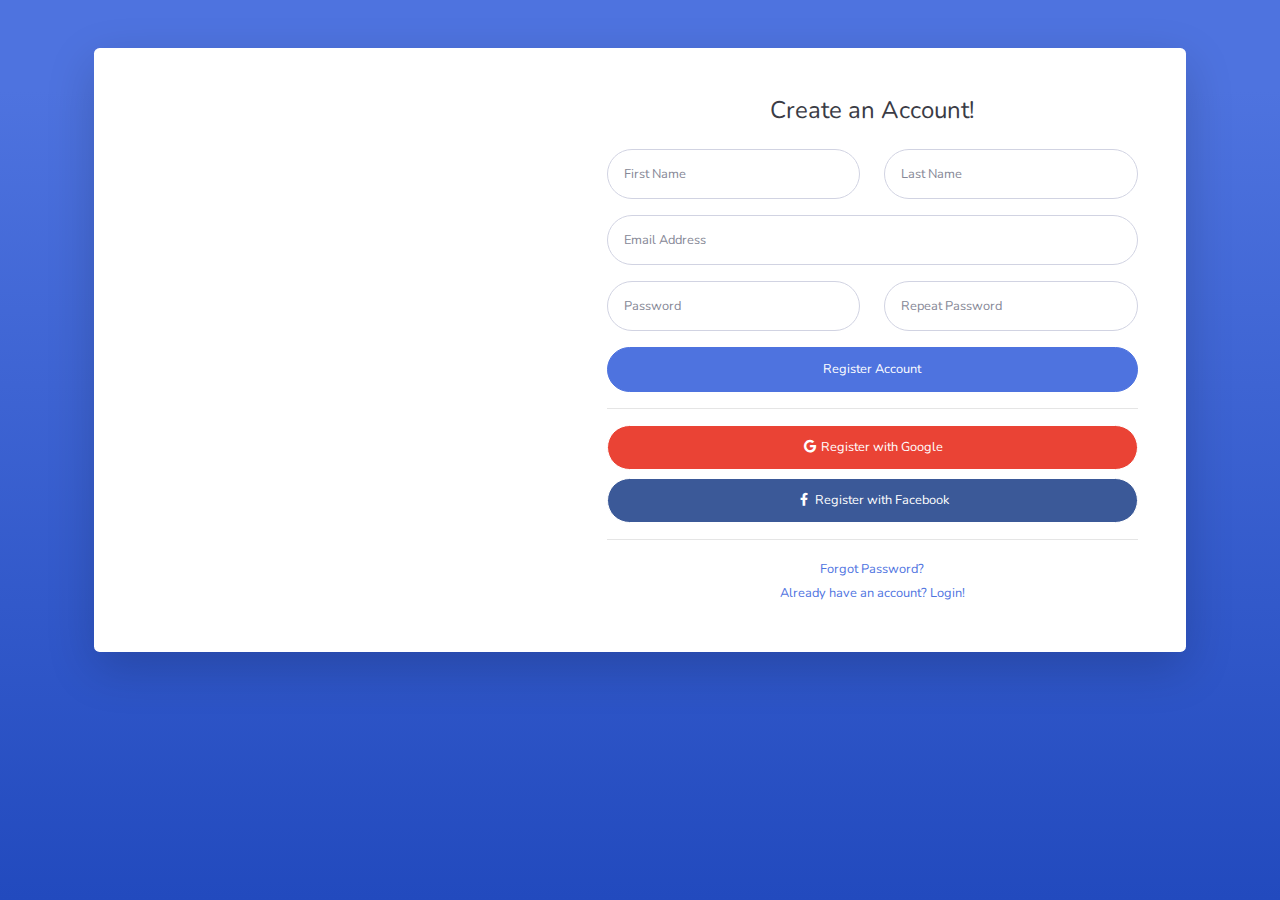
<file: frontend/register.html>
<!DOCTYPE html>
<html lang="en">

<head>

  <meta charset="utf-8">
  <meta http-equiv="X-UA-Compatible" content="IE=edge">
  <meta name="viewport" content="width=device-width, initial-scale=1, shrink-to-fit=no">
  <meta name="description" content="">
  <meta name="author" content="">

  <title>SB Admin 2 - Register</title>

  <!-- Custom fonts for this template-->
  <link href="vendor/fontawesome-free/css/all.min.css" rel="stylesheet" type="text/css">
  <link href="https://fonts.googleapis.com/css?family=Nunito:200,200i,300,300i,400,400i,600,600i,700,700i,800,800i,900,900i" rel="stylesheet">

  <!-- Custom styles for this template-->
  <link href="css/sb-admin-2.min.css" rel="stylesheet">

</head>

<body class="bg-gradient-primary">

  <div class="container">

    <div class="card o-hidden border-0 shadow-lg my-5">
      <div class="card-body p-0">
        <!-- Nested Row within Card Body -->
        <div class="row">
          <div class="col-lg-5 d-none d-lg-block bg-register-image"></div>
          <div class="col-lg-7">
            <div class="p-5">
              <div class="text-center">
                <h1 class="h4 text-gray-900 mb-4">Create an Account!</h1>
              </div>
              <form class="user">
                <div class="form-group row">
                  <div class="col-sm-6 mb-3 mb-sm-0">
                    <input type="text" class="form-control form-control-user" id="exampleFirstName" placeholder="First Name">
                  </div>
                  <div class="col-sm-6">
                    <input type="text" class="form-control form-control-user" id="exampleLastName" placeholder="Last Name">
                  </div>
                </div>
                <div class="form-group">
                  <input type="email" class="form-control form-control-user" id="exampleInputEmail" placeholder="Email Address">
                </div>
                <div class="form-group row">
                  <div class="col-sm-6 mb-3 mb-sm-0">
                    <input type="password" class="form-control form-control-user" id="exampleInputPassword" placeholder="Password">
                  </div>
                  <div class="col-sm-6">
                    <input type="password" class="form-control form-control-user" id="exampleRepeatPassword" placeholder="Repeat Password">
                  </div>
                </div>
                <a href="login.html" class="btn btn-primary btn-user btn-block">
                  Register Account
                </a>
                <hr>
                <a href="index.html" class="btn btn-google btn-user btn-block">
                  <i class="fab fa-google fa-fw"></i> Register with Google
                </a>
                <a href="index.html" class="btn btn-facebook btn-user btn-block">
                  <i class="fab fa-facebook-f fa-fw"></i> Register with Facebook
                </a>
              </form>
              <hr>
              <div class="text-center">
                <a class="small" href="forgot-password.html">Forgot Password?</a>
              </div>
              <div class="text-center">
                <a class="small" href="login.html">Already have an account? Login!</a>
              </div>
            </div>
          </div>
        </div>
      </div>
    </div>

  </div>

  <!-- Bootstrap core JavaScript-->
  <script src="vendor/jquery/jquery.min.js"></script>
  <script src="vendor/bootstrap/js/bootstrap.bundle.min.js"></script>

  <!-- Core plugin JavaScript-->
  <script src="vendor/jquery-easing/jquery.easing.min.js"></script>

  <!-- Custom scripts for all pages-->
  <script src="js/sb-admin-2.min.js"></script>

</body>

</html>
</file>
<file: frontend/css/pekao-red.css>
.bg-primary{
  background-color: #8B0000!important;
}

.text-primary{
  color: #8B0000!important;
}

.btn-primary{
  background-color: #8B0000!important;
  border-color: #8B0000!important;
  color:white!important;
}

.sidebar .nav-item .nav-link span {
  font-size: 1rem!important;
}

.sidebar .sidebar-heading {
  font-size: .8rem!important;
}

.border-left-primary {
  border-left: .25rem solid #8B0000!important;
}
</file>
